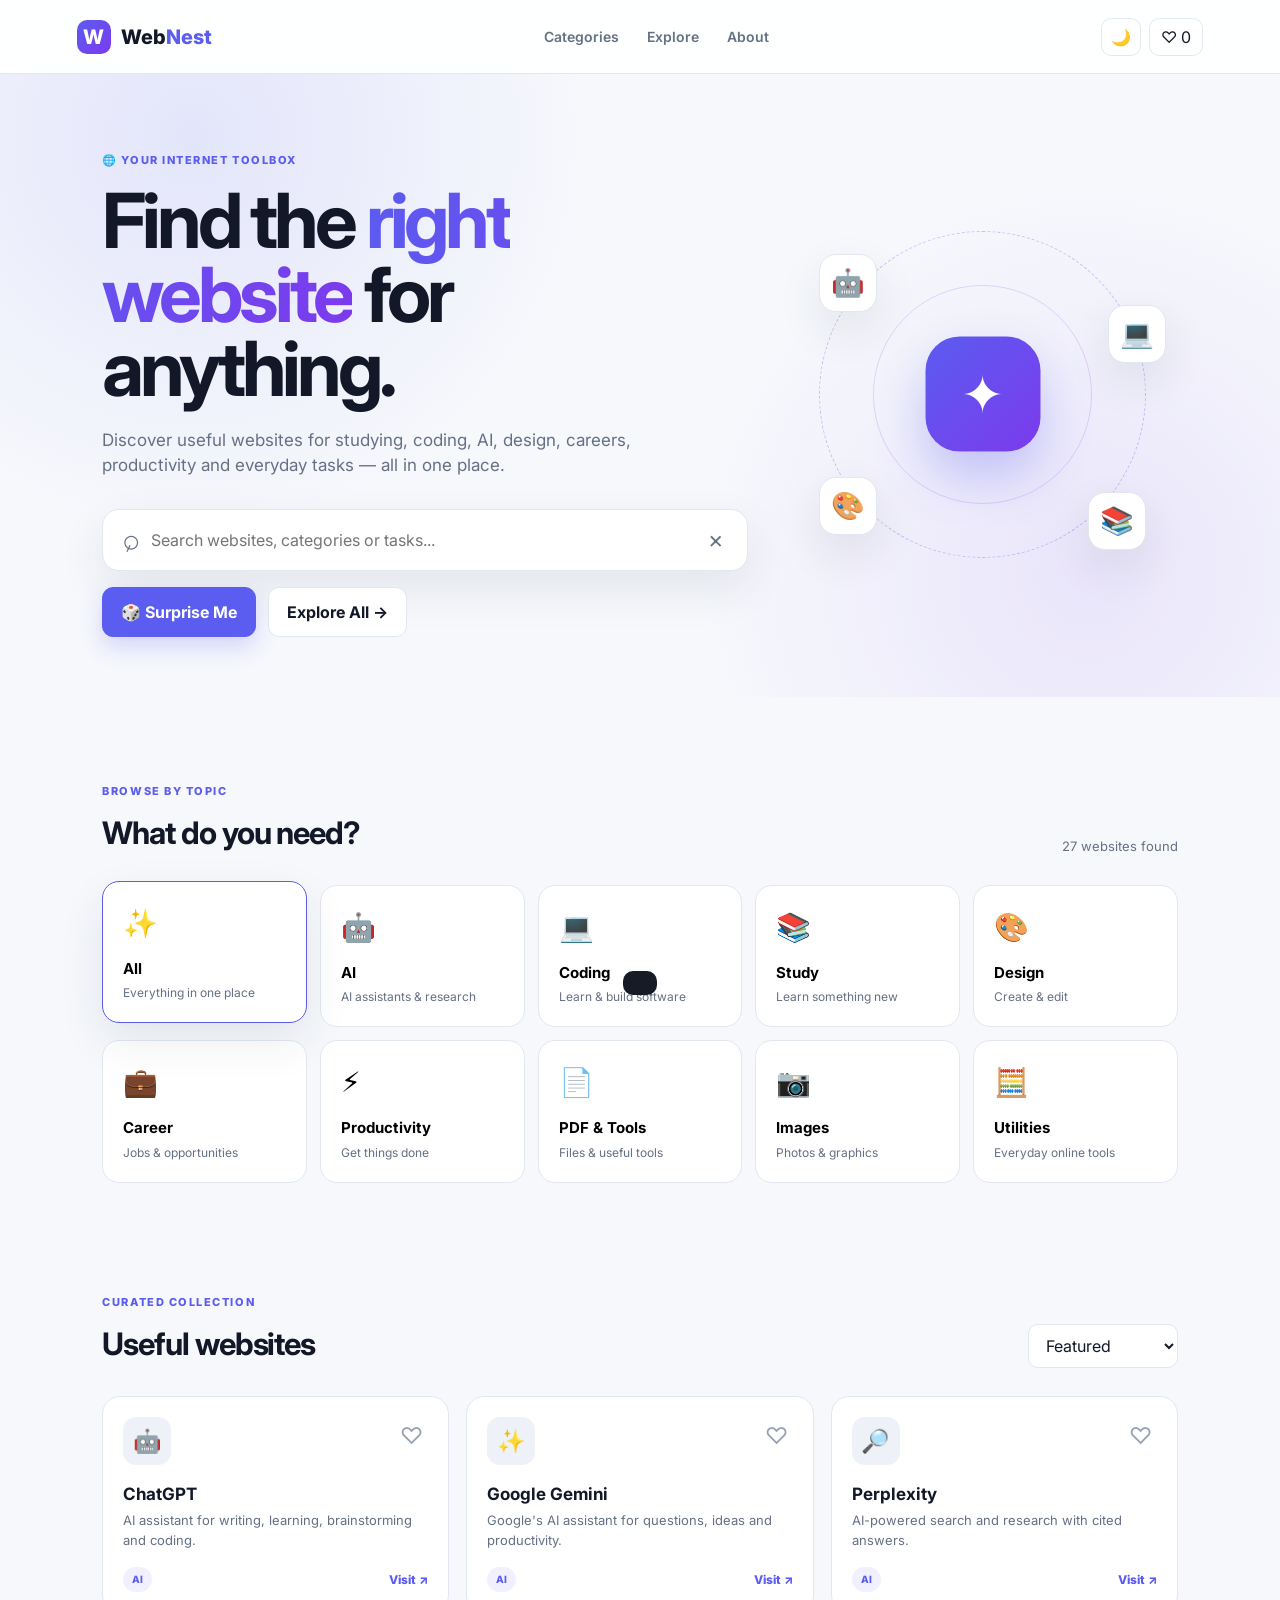
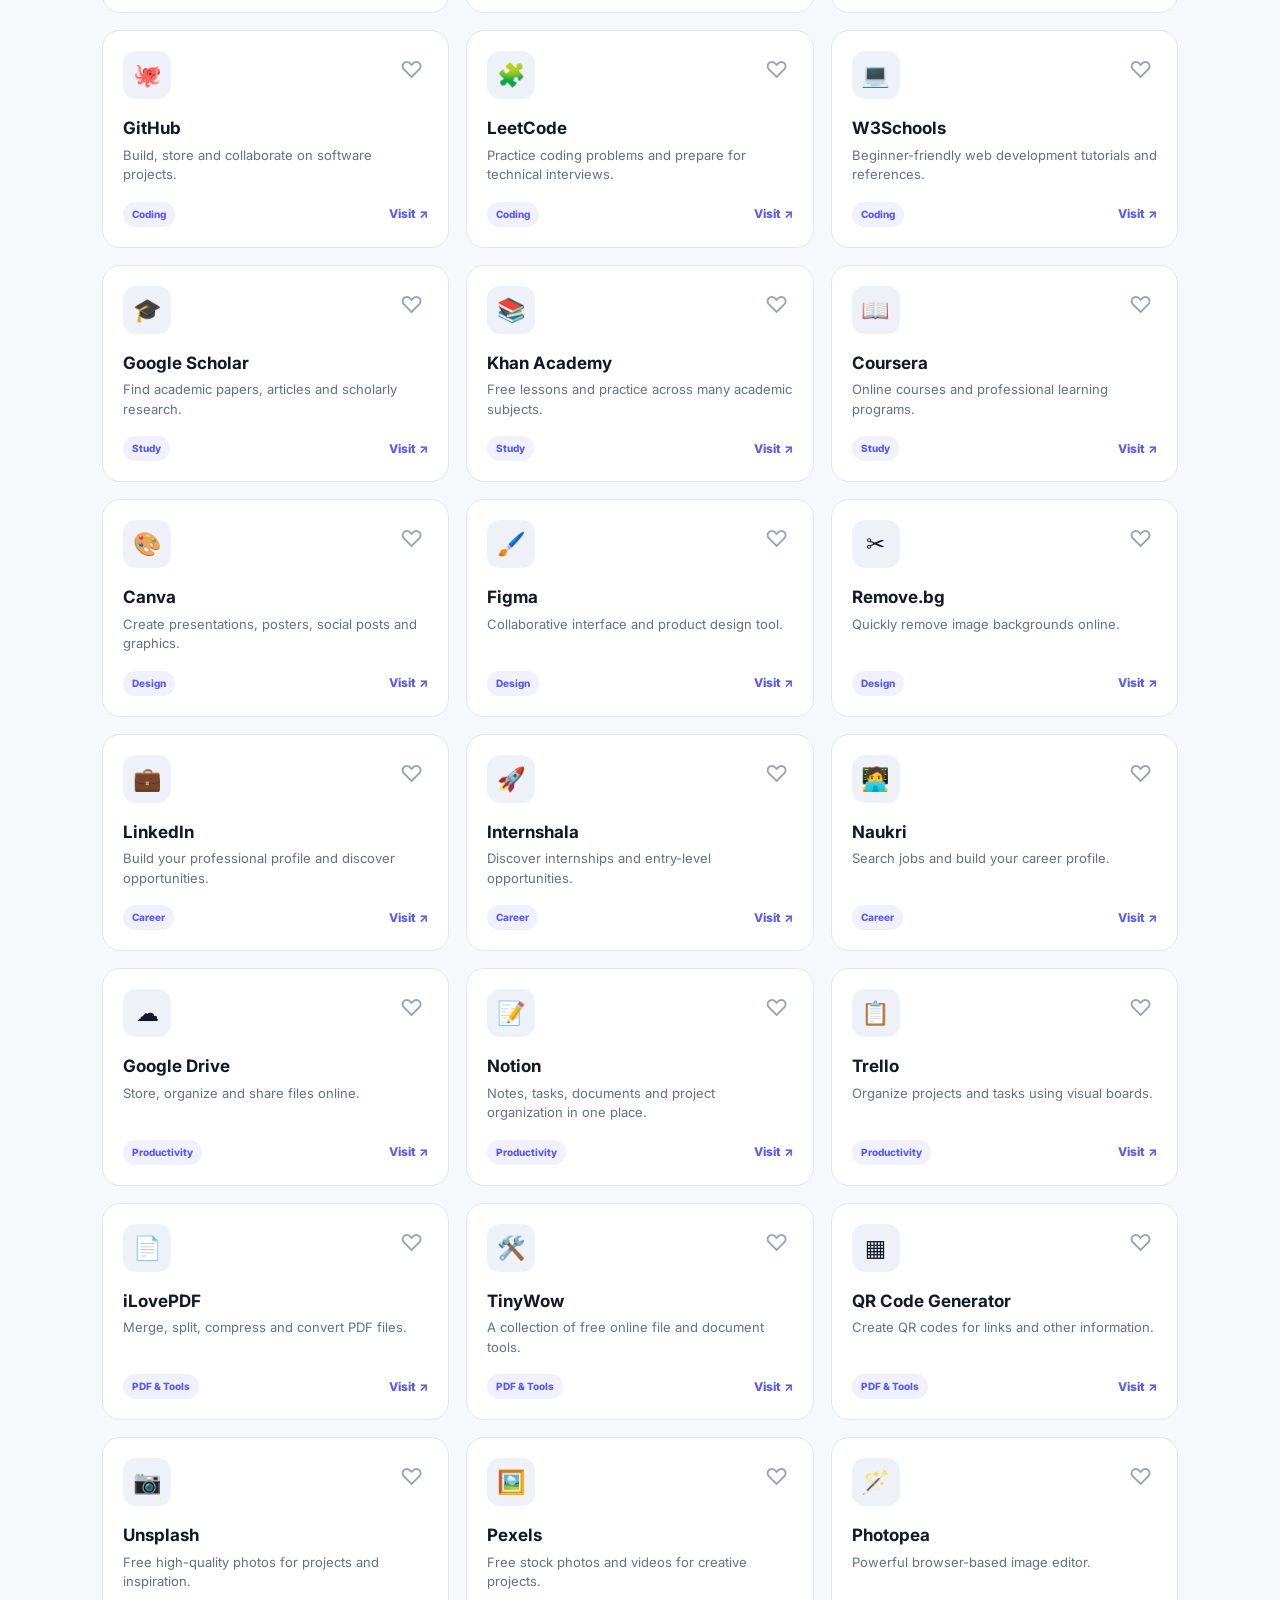
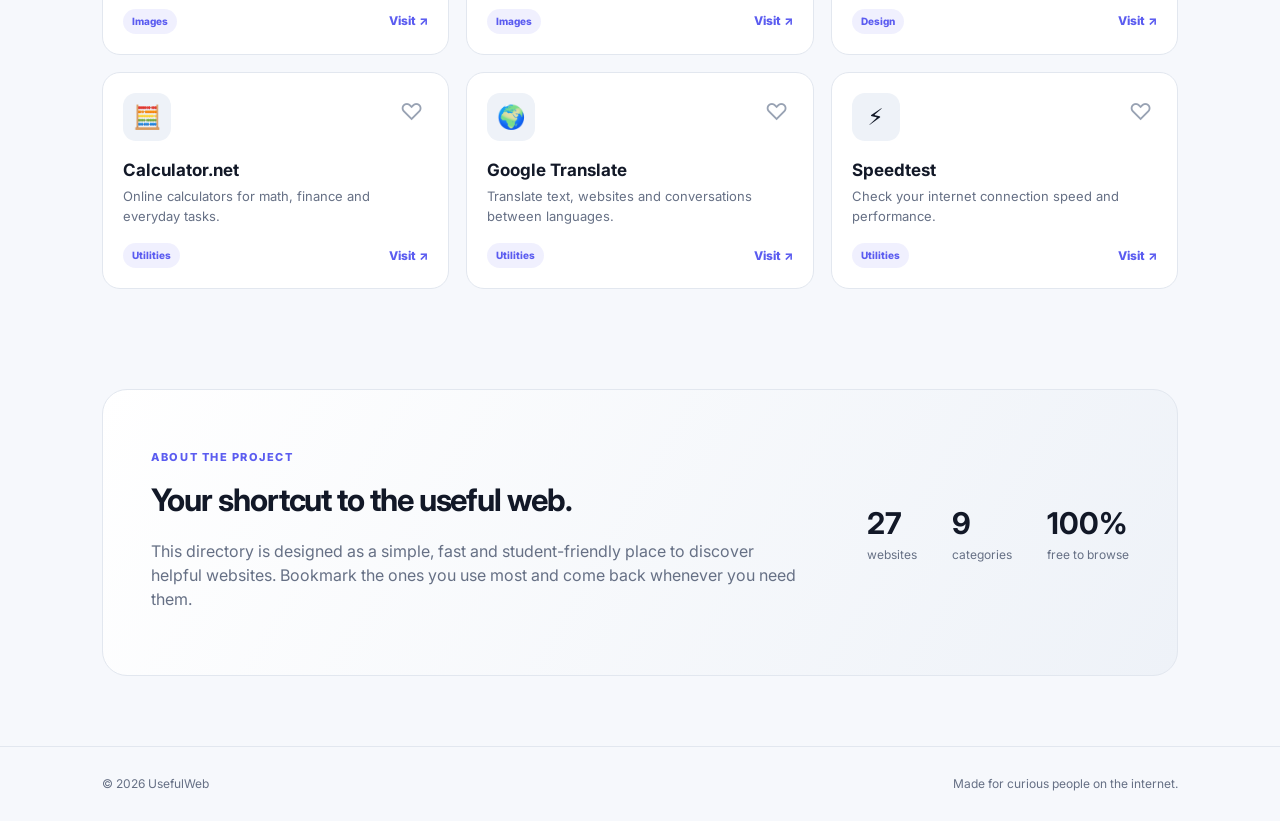
<file: index.html>
<!DOCTYPE html>
<html lang="en">
<head>
  <meta charset="UTF-8">
  <meta name="viewport" content="width=device-width, initial-scale=1.0">
  <meta name="description" content="Useful Web Hub - discover helpful websites for study, coding, AI, design, careers and more.">
  <title>WebNest — Useful Websites, Online Tools & Resources</title>
  <link rel="preconnect" href="https://fonts.googleapis.com">
  <link rel="preconnect" href="https://fonts.gstatic.com" crossorigin>
  <link href="https://fonts.googleapis.com/css2?family=Inter:wght@400;500;600;700;800&display=swap" rel="stylesheet">
  <link rel="stylesheet" href="style.css">
</head>
<body>
  <header class="topbar">
    <a class="brand" href="#" aria-label="WebNest home">
      <span class="brand-mark">W</span>
      <span>Web<span>Nest</span></span>
    </a>

    <nav class="nav">
      <a href="#categories">Categories</a>
      <a href="#websites">Explore</a>
      <a href="#about">About</a>
    </nav>

    <div class="top-actions">
      <button id="themeBtn" class="icon-btn" title="Toggle dark mode" aria-label="Toggle dark mode">🌙</button>
      <button id="favoritesBtn" class="favorite-top" title="Show favorites">♡ <span id="favoriteCount">0</span></button>
    </div>
  </header>

  <main>
    <section class="hero">
      <div class="hero-content">
        <div class="eyebrow">🌐 YOUR INTERNET TOOLBOX</div>
        <h1>Find the <span>right website</span> for anything.</h1>
        <p>Discover useful websites for studying, coding, AI, design, careers, productivity and everyday tasks — all in one place.</p>

        <div class="search-box">
          <span>⌕</span>
          <input id="searchInput" type="search" placeholder="Search websites, categories or tasks..." autocomplete="off">
          <button id="clearSearch" class="clear-btn" aria-label="Clear search">×</button>
        </div>

        <div class="hero-actions">
          <button id="randomBtn" class="primary-btn">🎲 Surprise Me</button>
          <button id="viewAllBtn" class="secondary-btn">Explore All →</button>
        </div>
      </div>
      <div class="hero-orbit" aria-hidden="true">
        <div class="orbit orbit-1"></div>
        <div class="orbit orbit-2"></div>
        <div class="planet">✦</div>
        <span class="float-icon i1">🤖</span>
        <span class="float-icon i2">💻</span>
        <span class="float-icon i3">🎨</span>
        <span class="float-icon i4">📚</span>
      </div>
    </section>

    <section id="categories" class="section">
      <div class="section-heading">
        <div>
          <p class="section-label">BROWSE BY TOPIC</p>
          <h2>What do you need?</h2>
        </div>
        <span id="resultText" class="result-text"></span>
      </div>
      <div id="categoryGrid" class="category-grid"></div>
    </section>

    <section id="websites" class="section websites-section">
      <div class="section-heading">
        <div>
          <p class="section-label">CURATED COLLECTION</p>
          <h2>Useful websites</h2>
        </div>
        <select id="sortSelect" aria-label="Sort websites">
          <option value="featured">Featured</option>
          <option value="az">A → Z</option>
          <option value="favorites">Favorites first</option>
        </select>
      </div>

      <div id="siteGrid" class="site-grid"></div>
      <div id="emptyState" class="empty-state hidden">
        <div>🔎</div>
        <h3>No websites found</h3>
        <p>Try another search or choose a different category.</p>
        <button id="resetBtn" class="secondary-btn">Reset filters</button>
      </div>
    </section>

    <section id="about" class="about-section">
      <div>
        <p class="section-label">ABOUT THE PROJECT</p>
        <h2>Your shortcut to the useful web.</h2>
        <p>This directory is designed as a simple, fast and student-friendly place to discover helpful websites. Bookmark the ones you use most and come back whenever you need them.</p>
      </div>
      <div class="stats">
        <div><strong id="siteStat">0</strong><span>websites</span></div>
        <div><strong id="categoryStat">0</strong><span>categories</span></div>
        <div><strong>100%</strong><span>free to browse</span></div>
      </div>
    </section>
  </main>

  <footer>
    <span>© 2026 UsefulWeb</span>
    <span>Made for curious people on the internet.</span>
  </footer>

  <div id="toast" class="toast"></div>

  <div id="modal" class="modal hidden" role="dialog" aria-modal="true" aria-labelledby="modalTitle">
    <div class="modal-card">
      <button id="closeModal" class="modal-close" aria-label="Close">×</button>
      <div id="modalIcon" class="modal-icon"></div>
      <p id="modalCategory" class="section-label"></p>
      <h2 id="modalTitle"></h2>
      <p id="modalDescription"></p>
      <a id="modalLink" class="primary-btn modal-link" target="_blank" rel="noopener noreferrer">Visit Website ↗</a>
    </div>
  </div>

  <script src="script.js"></script>
</body>
</html>
</file>
<file: style.css>
:root {
  --bg: #f6f8fc;
  --surface: #ffffff;
  --surface-2: #eef2f8;
  --text: #121827;
  --muted: #667085;
  --line: #e2e7ef;
  --primary: #5b5cf0;
  --primary-dark: #4748d8;
  --accent: #7c3aed;
  --shadow: 0 18px 45px rgba(31, 41, 55, .09);
}

* { box-sizing: border-box; }
html { scroll-behavior: smooth; }
body {
  margin: 0;
  font-family: "Inter", system-ui, sans-serif;
  background: var(--bg);
  color: var(--text);
  line-height: 1.5;
}
button, input, select { font: inherit; }
button, a { -webkit-tap-highlight-color: transparent; }
a { color: inherit; text-decoration: none; }

.topbar {
  height: 74px;
  padding: 0 6%;
  display: flex;
  align-items: center;
  justify-content: space-between;
  position: sticky;
  top: 0;
  z-index: 20;
  background: color-mix(in srgb, var(--surface) 88%, transparent);
  backdrop-filter: blur(16px);
  border-bottom: 1px solid var(--line);
}
.brand { display: flex; align-items: center; gap: 10px; font-weight: 800; font-size: 20px; }
.brand > span:last-child > span { color: var(--primary); }
.brand-mark {
  width: 34px; height: 34px; border-radius: 10px;
  display: grid; place-items: center;
  background: linear-gradient(135deg, var(--primary), var(--accent));
  color: white; font-weight: 800;
}
.nav { display: flex; gap: 28px; color: var(--muted); font-size: 14px; font-weight: 600; }
.nav a:hover { color: var(--primary); }
.top-actions { display: flex; gap: 8px; align-items: center; }
.icon-btn, .favorite-top {
  border: 1px solid var(--line);
  background: var(--surface);
  color: var(--text);
  border-radius: 10px;
  height: 38px;
  padding: 0 11px;
  cursor: pointer;
}
.icon-btn { width: 40px; padding: 0; }

.hero {
  min-height: 560px;
  padding: 78px 8% 60px;
  display: flex;
  align-items: center;
  justify-content: space-between;
  gap: 40px;
  overflow: hidden;
  background:
    radial-gradient(circle at 15% 10%, rgba(91,92,240,.12), transparent 32%),
    radial-gradient(circle at 85% 80%, rgba(124,58,237,.10), transparent 32%);
}
.hero-content { max-width: 710px; position: relative; z-index: 2; }
.eyebrow, .section-label {
  font-size: 11px;
  letter-spacing: .14em;
  font-weight: 800;
  color: var(--primary);
}
.hero h1 {
  font-size: clamp(42px, 6vw, 76px);
  line-height: .98;
  letter-spacing: -.055em;
  margin: 14px 0 22px;
}
.hero h1 span {
  background: linear-gradient(100deg, var(--primary), var(--accent));
  -webkit-background-clip: text;
  background-clip: text;
  color: transparent;
}
.hero p { color: var(--muted); font-size: 17px; max-width: 620px; }

.search-box {
  margin-top: 30px;
  height: 62px;
  display: flex;
  align-items: center;
  padding: 0 18px;
  background: var(--surface);
  border: 1px solid var(--line);
  border-radius: 17px;
  box-shadow: var(--shadow);
}
.search-box > span { font-size: 30px; transform: rotate(-20deg); margin-right: 10px; color: var(--muted); }
.search-box input {
  flex: 1; border: 0; outline: 0; background: transparent;
  color: var(--text); font-size: 16px;
}
.clear-btn { border: 0; background: transparent; color: var(--muted); cursor: pointer; font-size: 24px; }

.hero-actions { display: flex; gap: 12px; margin-top: 16px; }
.primary-btn, .secondary-btn {
  border-radius: 11px; padding: 12px 18px; cursor: pointer;
  font-weight: 700; display: inline-flex; align-items: center; justify-content: center; gap: 7px;
}
.primary-btn {
  background: var(--primary); color: white; border: 1px solid var(--primary);
  box-shadow: 0 10px 22px rgba(91,92,240,.22);
}
.primary-btn:hover { background: var(--primary-dark); transform: translateY(-1px); }
.secondary-btn { background: var(--surface); color: var(--text); border: 1px solid var(--line); }
.secondary-btn:hover { border-color: var(--primary); color: var(--primary); }

.hero-orbit { width: 390px; height: 390px; position: relative; flex: 0 0 auto; }
.orbit { position: absolute; inset: 8%; border: 1px dashed rgba(91,92,240,.35); border-radius: 50%; }
.orbit-2 { inset: 22%; border-style: solid; border-color: rgba(124,58,237,.18); }
.planet {
  position: absolute; width: 115px; height: 115px; left: 50%; top: 50%;
  transform: translate(-50%,-50%);
  border-radius: 34px;
  display: grid; place-items: center;
  font-size: 52px; color: white;
  background: linear-gradient(135deg, var(--primary), var(--accent));
  box-shadow: 0 25px 50px rgba(91,92,240,.3);
}
.float-icon {
  position: absolute; width: 58px; height: 58px; display: grid; place-items: center;
  background: var(--surface); border: 1px solid var(--line); border-radius: 17px;
  box-shadow: var(--shadow); font-size: 27px;
  animation: float 4s ease-in-out infinite;
}
.i1 { left: 8%; top: 14%; }
.i2 { right: 3%; top: 27%; animation-delay: .8s; }
.i3 { left: 8%; bottom: 14%; animation-delay: 1.4s; }
.i4 { right: 8%; bottom: 10%; animation-delay: 2s; }
@keyframes float { 50% { transform: translateY(-10px) rotate(3deg); } }

.section { padding: 75px 8%; }
.section-heading { display: flex; align-items: end; justify-content: space-between; gap: 20px; margin-bottom: 28px; }
.section-heading h2, .about-section h2 { margin: 5px 0 0; font-size: 31px; letter-spacing: -.035em; }
.result-text { color: var(--muted); font-size: 13px; }

.category-grid { display: grid; grid-template-columns: repeat(5, 1fr); gap: 13px; }
.category-card {
  border: 1px solid var(--line); background: var(--surface); border-radius: 17px;
  padding: 20px; cursor: pointer; transition: .2s ease; text-align: left;
}
.category-card:hover, .category-card.active { transform: translateY(-4px); border-color: var(--primary); box-shadow: var(--shadow); }
.category-icon { font-size: 28px; margin-bottom: 14px; }
.category-card h3 { margin: 0 0 4px; font-size: 15px; }
.category-card p { margin: 0; color: var(--muted); font-size: 12px; }

.websites-section { padding-top: 25px; }
#sortSelect {
  border: 1px solid var(--line); background: var(--surface); color: var(--text);
  padding: 10px 13px; border-radius: 10px; outline: none;
}
.site-grid { display: grid; grid-template-columns: repeat(3, 1fr); gap: 17px; }
.site-card {
  position: relative; background: var(--surface); border: 1px solid var(--line);
  border-radius: 18px; padding: 20px; min-height: 205px;
  display: flex; flex-direction: column; transition: .2s ease;
}
.site-card:hover { transform: translateY(-4px); box-shadow: var(--shadow); }
.site-top { display: flex; align-items: flex-start; justify-content: space-between; }
.site-icon {
  width: 48px; height: 48px; border-radius: 13px; background: var(--surface-2);
  display: grid; place-items: center; font-size: 23px;
}
.heart {
  border: 0; background: transparent; font-size: 23px; cursor: pointer;
  color: #98a2b3; padding: 2px 5px;
}
.heart.active { color: #ef476f; }
.site-card h3 { margin: 17px 0 4px; font-size: 17px; }
.site-card p { margin: 0; color: var(--muted); font-size: 13px; }
.site-footer { margin-top: auto; padding-top: 17px; display: flex; align-items: center; justify-content: space-between; }
.tag { color: var(--primary); background: rgba(91,92,240,.09); padding: 5px 9px; border-radius: 999px; font-size: 10px; font-weight: 800; }
.visit { color: var(--primary); font-size: 12px; font-weight: 800; }
.empty-state { text-align: center; padding: 70px 10px; }
.empty-state > div { font-size: 42px; }
.empty-state h3 { margin: 8px 0; }
.empty-state p { color: var(--muted); }
.hidden { display: none !important; }

.about-section {
  margin: 25px 8% 70px; padding: 48px; border-radius: 25px;
  background: linear-gradient(120deg, var(--surface), var(--surface-2));
  border: 1px solid var(--line); display: flex; justify-content: space-between; gap: 45px;
}
.about-section p:not(.section-label) { color: var(--muted); max-width: 650px; }
.stats { display: flex; gap: 35px; align-items: center; }
.stats div { display: flex; flex-direction: column; }
.stats strong { font-size: 30px; }
.stats span { color: var(--muted); font-size: 12px; }

footer {
  padding: 28px 8%; display: flex; justify-content: space-between;
  color: var(--muted); font-size: 12px; border-top: 1px solid var(--line);
}

.toast {
  position: fixed; left: 50%; bottom: 25px; transform: translate(-50%, 120px);
  background: #161b26; color: white; padding: 12px 17px; border-radius: 10px;
  font-size: 13px; z-index: 50; transition: .25s ease;
}
.toast.show { transform: translate(-50%, 0); }

.modal {
  position: fixed; inset: 0; z-index: 40; background: rgba(0,0,0,.5);
  display: grid; place-items: center; padding: 20px;
}
.modal-card {
  width: min(470px, 100%); background: var(--surface); border: 1px solid var(--line);
  border-radius: 22px; padding: 30px; position: relative; box-shadow: 0 25px 70px rgba(0,0,0,.25);
}
.modal-close { position: absolute; right: 15px; top: 12px; border: 0; background: transparent; font-size: 28px; color: var(--muted); cursor: pointer; }
.modal-icon { font-size: 45px; margin-bottom: 8px; }
.modal-card h2 { margin: 4px 0 8px; }
.modal-card p:not(.section-label) { color: var(--muted); }
.modal-link { margin-top: 10px; }

body.dark {
  --bg: #0b0e14; --surface: #121722; --surface-2: #1a2130; --text: #f2f4f7;
  --muted: #98a2b3; --line: #293142; --primary: #7b7df7; --primary-dark: #696bf0;
  --accent: #9a62ff; --shadow: 0 18px 45px rgba(0,0,0,.3);
}

@media (max-width: 1000px) {
  .hero-orbit { width: 300px; height: 300px; }
  .category-grid { grid-template-columns: repeat(3, 1fr); }
  .site-grid { grid-template-columns: repeat(2, 1fr); }
}
@media (max-width: 720px) {
  .topbar { padding: 0 5%; }
  .nav { display: none; }
  .hero { padding: 55px 6%; min-height: auto; }
  .hero-orbit { display: none; }
  .section { padding: 55px 6%; }
  .category-grid, .site-grid { grid-template-columns: 1fr; }
  .category-grid { grid-template-columns: repeat(2, 1fr); }
  .about-section { margin: 10px 6% 50px; padding: 30px; flex-direction: column; }
  .stats { justify-content: space-between; }
  footer { padding: 25px 6%; flex-direction: column; gap: 8px; }
}
@media (max-width: 430px) {
  .category-grid { grid-template-columns: 1fr 1fr; }
  .category-card { padding: 15px; }
  .hero h1 { font-size: 44px; }
  .hero-actions { flex-direction: column; }
}
</file>
